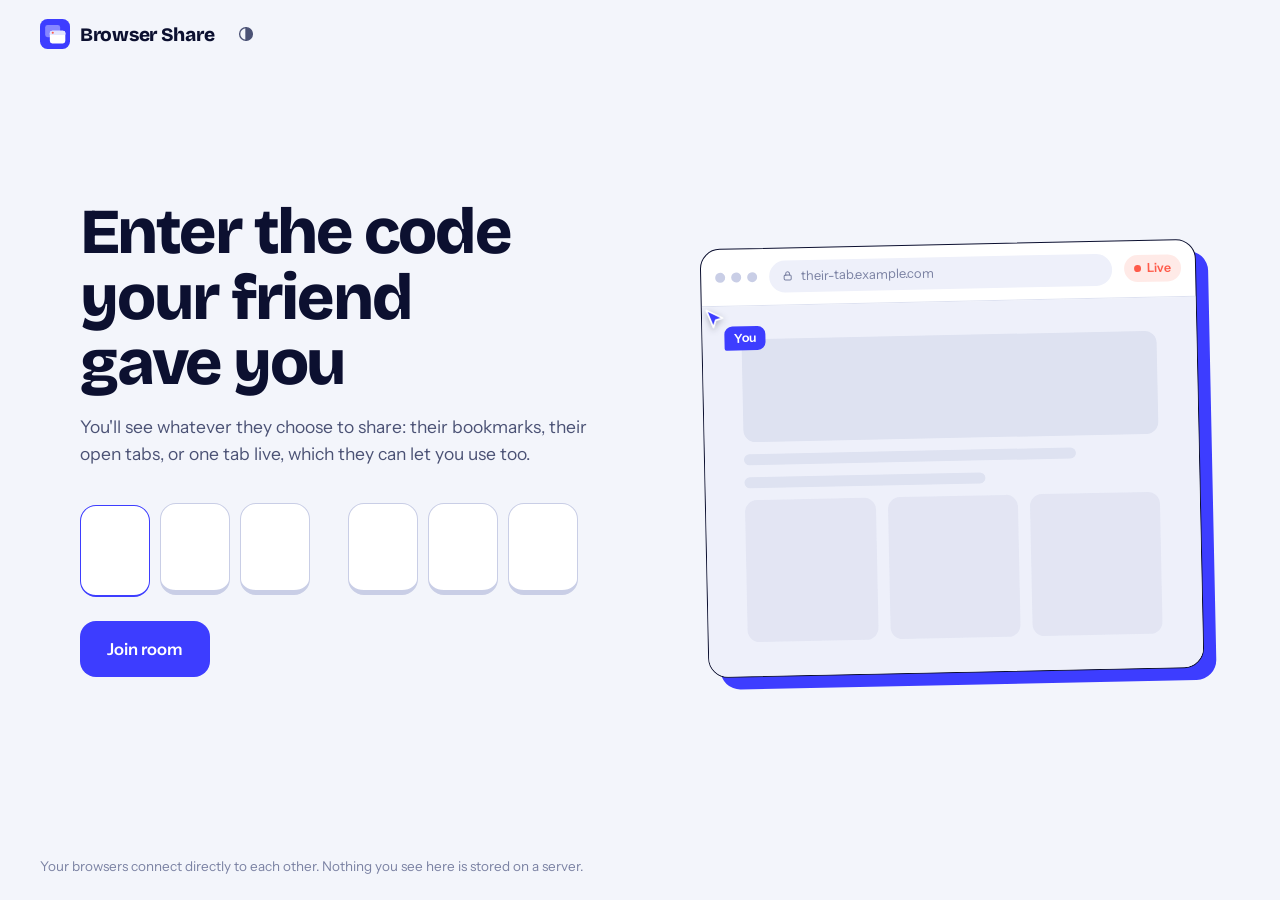
<file: browser-share-guest/index.html>
<!doctype html>
<html lang="en">
<head>
  <meta charset="utf-8">
  <meta name="viewport" content="width=device-width, initial-scale=1, viewport-fit=cover">
  <meta name="color-scheme" content="light dark">
  <title>Browser Share</title>
  <link rel="icon" href="data:image/svg+xml,%3Csvg xmlns='http://www.w3.org/2000/svg' viewBox='0 0 32 32'%3E%3Crect width='32' height='32' rx='8' fill='%233D3DFF'/%3E%3Crect x='5.5' y='6.5' width='16' height='13' rx='2.6' fill='%23fff' opacity='.4'/%3E%3Crect x='10.5' y='12.5' width='16.5' height='13.5' rx='2.6' fill='%23fff'/%3E%3C/svg%3E">
  <link rel="preload" href="fonts/bricolage-grotesque-latin-800-normal.woff2" as="font" type="font/woff2" crossorigin>
  <link rel="stylesheet" href="styles.css">
  <script>
    // set theme before first paint
    (function () {
      try {
        var t = localStorage.getItem('bshare-theme');
        if (!t) t = matchMedia('(prefers-color-scheme: dark)').matches ? 'dark' : 'light';
        document.documentElement.dataset.theme = t;
      } catch (e) { document.documentElement.dataset.theme = 'light'; }
    })();
  </script>
</head>
<body>

<!-- ============ JOIN ============ -->
<div id="viewJoin" class="screen">
  <header class="bar">
    <a class="brand" href="./" aria-label="Browser Share">
      <svg class="mark" viewBox="0 0 32 32" aria-hidden="true"><use href="#logo"/></svg>
      <span class="wordmark">Browser Share</span>
    </a>
    <button class="iconBtn themeBtn" type="button" aria-label="Switch colour theme"><svg class="ic" viewBox="0 0 24 24"><use href="#i-theme"/></svg></button>
  </header>

  <main class="joinMain">
    <section class="joinCopy">
      <h1>Enter the code your friend gave you</h1>
      <p class="sub">You'll see whatever they choose to share: their bookmarks, their open tabs, or one tab live, which they can let you use too.</p>

      <form id="joinForm" autocomplete="off" novalidate>
        <div class="keys" id="keys" role="group" aria-label="Room code, 6 characters">
          <input type="text" inputmode="text" maxlength="1" autocapitalize="characters" autocomplete="off" spellcheck="false" aria-label="Character 1">
          <input type="text" inputmode="text" maxlength="1" autocapitalize="characters" autocomplete="off" spellcheck="false" aria-label="Character 2">
          <input type="text" inputmode="text" maxlength="1" autocapitalize="characters" autocomplete="off" spellcheck="false" aria-label="Character 3">
          <span class="keyGap" aria-hidden="true"></span>
          <input type="text" inputmode="text" maxlength="1" autocapitalize="characters" autocomplete="off" spellcheck="false" aria-label="Character 4">
          <input type="text" inputmode="text" maxlength="1" autocapitalize="characters" autocomplete="off" spellcheck="false" aria-label="Character 5">
          <input type="text" inputmode="text" maxlength="1" autocapitalize="characters" autocomplete="off" spellcheck="false" aria-label="Character 6">
        </div>
        <button class="btn primary big" id="joinBtn" type="submit">Join room</button>
      </form>
      <p class="joinStatus" id="joinStatus" role="status" aria-live="polite"></p>
    </section>

    <aside class="joinArt" aria-hidden="true">
      <div class="mock">
        <div class="mockBar">
          <span class="mockBtns"><i></i><i></i><i></i></span>
          <span class="mockUrl"><svg class="ic" viewBox="0 0 24 24"><use href="#i-lock"/></svg>their-tab.example.com</span>
          <span class="mockLive"><i></i>Live</span>
        </div>
        <div class="mockStage">
          <div class="mockPage">
            <div class="mockHero"></div>
            <div class="mockLine w80"></div>
            <div class="mockLine w60"></div>
            <div class="mockRow"><div class="mockCard"></div><div class="mockCard"></div><div class="mockCard"></div></div>
          </div>
          <div class="mockCursor">
            <svg viewBox="0 0 24 24"><path d="M4 3l15 7.4-6.4 2-2.1 6.6z" fill="currentColor" stroke="#fff" stroke-width="1.6" stroke-linejoin="round"/></svg>
            <span>You</span>
          </div>
        </div>
      </div>
    </aside>
  </main>

  <footer class="foot">Your browsers connect directly to each other. Nothing you see here is stored on a server.</footer>
</div>

<!-- ============ SESSION ============ -->
<div id="viewSession" class="screen" hidden>
  <header class="bar sessionBar">
    <a class="brand" href="./" aria-label="Browser Share">
      <svg class="mark" viewBox="0 0 32 32" aria-hidden="true"><use href="#logo"/></svg>
      <span class="wordmark">Browser Share</span>
    </a>
    <div class="roomChip" title="Room code"><span class="roomLabel">Room</span><b id="roomCode">------</b></div>
    <div class="conn" id="conn" data-state="connecting"><i></i><span id="connText">Connecting</span></div>
    <span class="grow"></span>
    <button class="iconBtn themeBtn" type="button" aria-label="Switch colour theme"><svg class="ic" viewBox="0 0 24 24"><use href="#i-theme"/></svg></button>
    <button class="btn ghost" id="leaveBtn" type="button">Leave</button>
  </header>

  <nav class="paneNav" role="tablist" aria-label="Shared content">
    <button role="tab" id="tabLive" data-pane="live" aria-selected="true"><svg class="ic" viewBox="0 0 24 24"><use href="#i-video"/></svg>Live view</button>
    <button role="tab" id="tabTabs" data-pane="tabs" aria-selected="false"><svg class="ic" viewBox="0 0 24 24"><use href="#i-tabs"/></svg>Open tabs<span class="count" id="countTabs"></span></button>
    <button role="tab" id="tabBookmarks" data-pane="bookmarks" aria-selected="false"><svg class="ic" viewBox="0 0 24 24"><use href="#i-bookmark"/></svg>Bookmarks<span class="count" id="countBookmarks"></span></button>
  </nav>

  <main class="panes">
    <!-- LIVE -->
    <section id="paneLive" class="pane" role="tabpanel" aria-labelledby="tabLive">
      <div class="frame">
        <div class="frameBar">
          <div class="frameNav">
            <button class="iconBtn" id="navBack" type="button" aria-label="Back" title="Back" disabled><svg class="ic" viewBox="0 0 24 24"><use href="#i-back"/></svg></button>
            <button class="iconBtn" id="navForward" type="button" aria-label="Forward" title="Forward" disabled><svg class="ic" viewBox="0 0 24 24"><use href="#i-forward"/></svg></button>
            <button class="iconBtn" id="navReload" type="button" aria-label="Reload" title="Reload" disabled><svg class="ic" viewBox="0 0 24 24"><use href="#i-reload"/></svg></button>
          </div>
          <div class="address" id="address"><svg class="ic" viewBox="0 0 24 24"><use href="#i-globe"/></svg><span id="addressText">Nothing shared yet</span></div>
          <span class="liveChip" id="liveChip" hidden><i></i>Live</span>
          <button class="iconBtn" id="soundBtn" type="button" aria-label="Mute" title="Mute" hidden><svg class="ic" viewBox="0 0 24 24"><use id="soundUse" href="#i-sound"/></svg></button>
          <button class="iconBtn" id="fsBtn" type="button" aria-label="Full screen" title="Full screen"><svg class="ic" viewBox="0 0 24 24"><use href="#i-expand"/></svg></button>
          <button class="btn control" id="controlBtn" type="button" aria-pressed="false" disabled><svg class="ic" viewBox="0 0 24 24"><use href="#i-pointer"/></svg><span id="controlLabel">Take control</span></button>
        </div>
        <div class="stage" id="stage" tabindex="-1">
          <video id="video" autoplay playsinline></video>
          <div class="stageEmpty" id="stageEmpty">
            <svg class="ic big" viewBox="0 0 24 24"><use href="#i-video"/></svg>
            <h2 id="emptyTitle">Waiting for a live tab</h2>
            <p id="emptyText">When your friend shares a tab, it appears here.</p>
          </div>
          <div class="stageHint" id="stageHint" hidden>Click the video, then type or use your mouse. Your friend sees everything you do.</div>
          <div class="stageMeta" id="stageMeta" hidden></div>
        </div>
      </div>
    </section>

    <!-- TABS -->
    <section id="paneTabs" class="pane" role="tabpanel" aria-labelledby="tabTabs" hidden>
      <div class="toolbar">
        <label class="search"><svg class="ic" viewBox="0 0 24 24"><use href="#i-search"/></svg><input id="tabsSearch" type="search" placeholder="Search open tabs" autocomplete="off" spellcheck="false"></label>
      </div>
      <div class="list" id="tabsList"></div>
    </section>

    <!-- BOOKMARKS -->
    <section id="paneBookmarks" class="pane" role="tabpanel" aria-labelledby="tabBookmarks" hidden>
      <div class="toolbar">
        <label class="search"><svg class="ic" viewBox="0 0 24 24"><use href="#i-search"/></svg><input id="bmSearch" type="search" placeholder="Search bookmarks" autocomplete="off" spellcheck="false"></label>
        <div class="toolbarBtns" id="bmTools">
          <button class="btn ghost small" id="bmExpand" type="button">Expand all</button>
          <button class="btn ghost small" id="bmCollapse" type="button">Collapse all</button>
        </div>
      </div>
      <div class="list tree" id="bmList"></div>
    </section>
  </main>
</div>

<div class="toast" id="toast" role="status" aria-live="polite"></div>

<!-- sprite -->
<svg width="0" height="0" style="position:absolute" aria-hidden="true" focusable="false">
  <defs>
    <g id="logo">
      <rect width="32" height="32" rx="8" fill="#3D3DFF"/>
      <rect x="5.5" y="6.5" width="16" height="13" rx="2.6" fill="#fff" opacity=".38"/>
      <rect x="10.5" y="12.5" width="16.5" height="13.5" rx="2.6" fill="#fff"/>
      <rect x="10.5" y="12.5" width="16.5" height="4.4" rx="2.6" fill="#E2E5FF"/>
      <rect x="10.5" y="14.6" width="16.5" height="2.3" fill="#E2E5FF"/>
      <circle cx="13.6" cy="14.7" r="1.15" fill="#FF5B4A"/>
    </g>
    <g id="i-theme" fill="none" stroke="currentColor" stroke-width="1.8" stroke-linecap="round" stroke-linejoin="round"><circle cx="12" cy="12" r="8.5"/><path d="M12 3.5v17" /><path d="M12 3.5a8.5 8.5 0 0 1 0 17z" fill="currentColor" stroke="none"/></g>
    <g id="i-video" fill="none" stroke="currentColor" stroke-width="1.8" stroke-linecap="round" stroke-linejoin="round"><rect x="3" y="5" width="18" height="12" rx="2.5"/><path d="M8 21h8M12 17v4"/></g>
    <g id="i-tabs" fill="none" stroke="currentColor" stroke-width="1.8" stroke-linecap="round" stroke-linejoin="round"><rect x="3.5" y="6" width="17" height="13" rx="2.5"/><path d="M3.5 10h17M9 6v4"/></g>
    <g id="i-bookmark" fill="none" stroke="currentColor" stroke-width="1.8" stroke-linecap="round" stroke-linejoin="round"><path d="M6.5 4h11a1 1 0 0 1 1 1v15l-6.5-4.2L5.5 20V5a1 1 0 0 1 1-1z"/></g>
    <g id="i-back" fill="none" stroke="currentColor" stroke-width="2" stroke-linecap="round" stroke-linejoin="round"><path d="M14.5 6l-6 6 6 6"/></g>
    <g id="i-forward" fill="none" stroke="currentColor" stroke-width="2" stroke-linecap="round" stroke-linejoin="round"><path d="M9.5 6l6 6-6 6"/></g>
    <g id="i-reload" fill="none" stroke="currentColor" stroke-width="1.9" stroke-linecap="round" stroke-linejoin="round"><path d="M19 12a7 7 0 1 1-2.2-5.1"/><path d="M19 4.5v4h-4"/></g>
    <g id="i-globe" fill="none" stroke="currentColor" stroke-width="1.7" stroke-linecap="round" stroke-linejoin="round"><circle cx="12" cy="12" r="8.5"/><path d="M3.5 12h17M12 3.5c2.6 2.4 3.8 5.2 3.8 8.5s-1.2 6.1-3.8 8.5c-2.6-2.4-3.8-5.2-3.8-8.5S9.4 5.9 12 3.5z"/></g>
    <g id="i-lock" fill="none" stroke="currentColor" stroke-width="1.9" stroke-linecap="round" stroke-linejoin="round"><rect x="5.5" y="10.5" width="13" height="9" rx="2.2"/><path d="M8.5 10.5V8a3.5 3.5 0 0 1 7 0v2.5"/></g>
    <g id="i-expand" fill="none" stroke="currentColor" stroke-width="1.9" stroke-linecap="round" stroke-linejoin="round"><path d="M14 4h6v6M10 20H4v-6M20 4l-7 7M4 20l7-7"/></g>
    <g id="i-pointer" fill="none" stroke="currentColor" stroke-width="1.8" stroke-linecap="round" stroke-linejoin="round"><path d="M6 4l12.5 6.2-5.3 1.6-1.7 5.4z"/><path d="M13.5 13.5L18 18"/></g>
    <g id="i-search" fill="none" stroke="currentColor" stroke-width="1.9" stroke-linecap="round" stroke-linejoin="round"><circle cx="11" cy="11" r="6.5"/><path d="M20 20l-4.2-4.2"/></g>
    <g id="i-folder" fill="none" stroke="currentColor" stroke-width="1.7" stroke-linecap="round" stroke-linejoin="round"><path d="M3.5 7.5a2 2 0 0 1 2-2h4l2 2.2h7a2 2 0 0 1 2 2v7.8a2 2 0 0 1-2 2h-13a2 2 0 0 1-2-2z"/></g>
    <g id="i-chevron" fill="none" stroke="currentColor" stroke-width="2" stroke-linecap="round" stroke-linejoin="round"><path d="M9 6l6 6-6 6"/></g>
    <g id="i-pin" fill="none" stroke="currentColor" stroke-width="1.8" stroke-linecap="round" stroke-linejoin="round"><path d="M9 4h6l-1 5 3 3H7l3-3z"/><path d="M12 12v8"/></g>
    <g id="i-sound" fill="none" stroke="currentColor" stroke-width="1.8" stroke-linecap="round" stroke-linejoin="round"><path d="M5 10v4h3.5L13 18V6L8.5 10z"/><path d="M16 9.5a3.5 3.5 0 0 1 0 5M18.5 7a7 7 0 0 1 0 10"/></g>
    <g id="i-mute" fill="none" stroke="currentColor" stroke-width="1.8" stroke-linecap="round" stroke-linejoin="round"><path d="M5 10v4h3.5L13 18V6L8.5 10z"/><path d="M16.5 9.5l5 5M21.5 9.5l-5 5"/></g>
    <g id="i-open" fill="none" stroke="currentColor" stroke-width="1.8" stroke-linecap="round" stroke-linejoin="round"><path d="M13 5h6v6M19 5l-8 8"/><path d="M17 14v3.5a1.5 1.5 0 0 1-1.5 1.5h-9A1.5 1.5 0 0 1 5 17.5v-9A1.5 1.5 0 0 1 6.5 7H10"/></g>
    <g id="i-send" fill="none" stroke="currentColor" stroke-width="1.8" stroke-linecap="round" stroke-linejoin="round"><path d="M6 4l12.5 6.2-5.3 1.6-1.7 5.4z"/></g>
  </defs>
</svg>

<script src="lib/peerjs.min.js"></script>
<script src="join.js"></script>
</body>
</html>
</file>
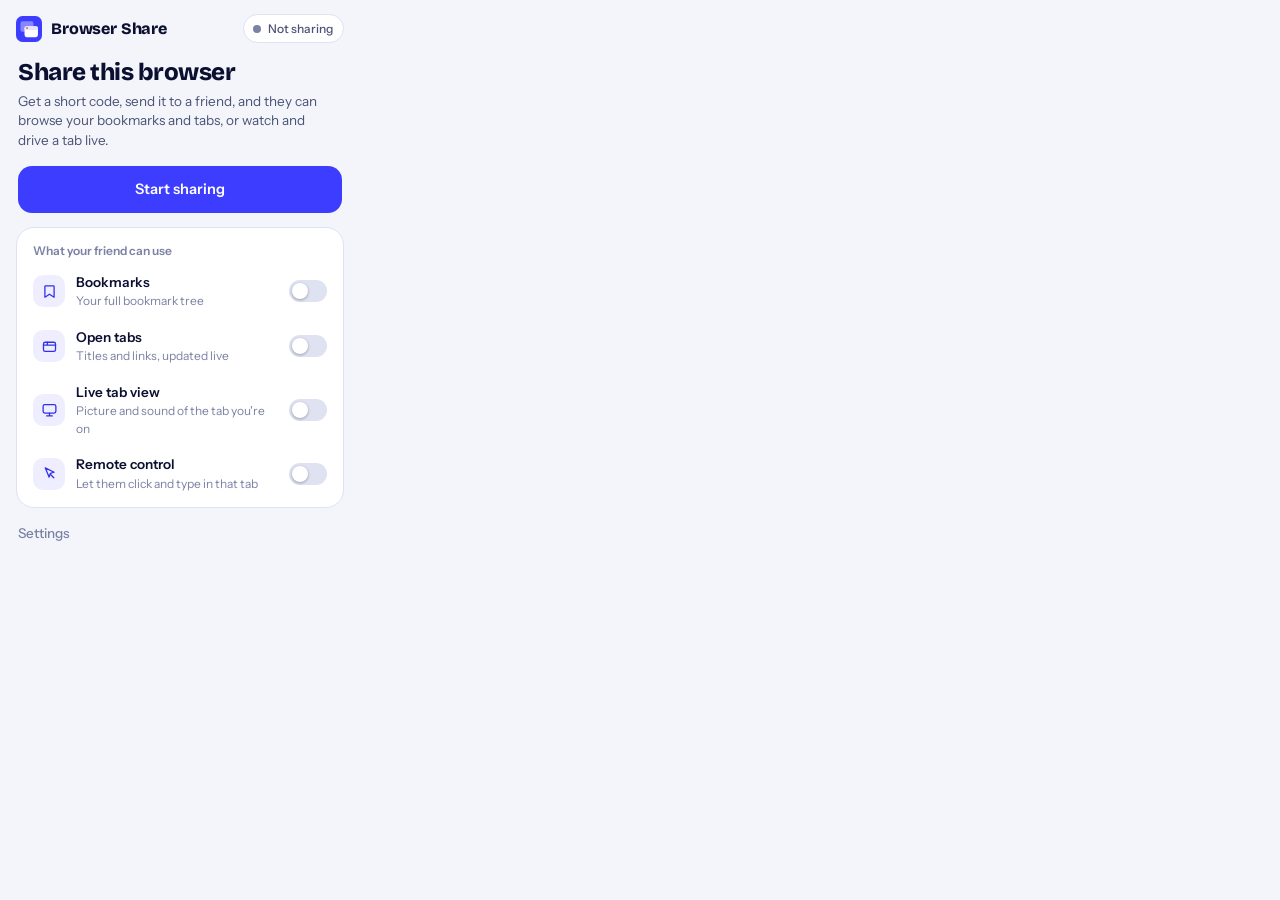
<file: browser-share-extension/popup.html>
<!doctype html>
<html lang="en">
<head>
  <meta charset="utf-8">
  <meta name="viewport" content="width=device-width, initial-scale=1">
  <title>Browser Share</title>
  <link rel="stylesheet" href="popup.css">
</head>
<body>
  <header class="top">
    <div class="brand">
      <svg class="mark" viewBox="0 0 32 32" aria-hidden="true">
        <rect width="32" height="32" rx="8" fill="var(--accent-solid)"/>
        <rect x="5.5" y="6.5" width="16" height="13" rx="2.6" fill="#fff" opacity=".38"/>
        <rect x="10.5" y="12.5" width="16.5" height="13.5" rx="2.6" fill="#fff"/>
        <rect x="10.5" y="12.5" width="16.5" height="4.4" rx="2.6" fill="#E2E5FF"/>
        <rect x="10.5" y="14.6" width="16.5" height="2.3" fill="#E2E5FF"/>
        <circle cx="13.6" cy="14.7" r="1.15" fill="#FF5B4A"/>
      </svg>
      <span class="wordmark">Browser Share</span>
    </div>
    <div class="pill" id="pill" data-state="idle"><i></i><span id="pillText">Not sharing</span></div>
  </header>

  <main>
    <!-- IDLE -->
    <section id="viewIdle" class="view">
      <h1>Share this browser</h1>
      <p class="lede">Get a short code, send it to a friend, and they can browse your bookmarks and tabs, or watch and drive a tab live.</p>
      <button class="btn primary big" id="btnStart">Start sharing</button>
    </section>

    <!-- STARTING / ERROR -->
    <section id="viewStarting" class="view" hidden>
      <div class="spinner" aria-hidden="true"></div>
      <p class="lede center">Opening your room…</p>
    </section>

    <section id="viewError" class="view" hidden>
      <h1>Couldn't open a room</h1>
      <p class="lede" id="errorText"></p>
      <button class="btn primary big" id="btnRetry">Try again</button>
    </section>

    <!-- SHARING -->
    <section id="viewSharing" class="view" hidden>
      <div class="codeCard">
        <div class="codeLabel">Room code</div>
        <div class="tiles" id="tiles" aria-label="Room code"></div>
        <div class="codeActions">
          <button class="btn soft" id="btnCopyCode"><svg viewBox="0 0 24 24"><use href="#i-copy"/></svg><span>Copy code</span></button>
          <button class="btn soft" id="btnCopyLink"><svg viewBox="0 0 24 24"><use href="#i-link"/></svg><span>Copy invite link</span></button>
        </div>
        <p class="hint" id="linkHint" hidden>Add your Guest page address under Settings to copy a one-click invite link.</p>
      </div>

      <div class="viewers" id="viewers">
        <div class="avatars" id="avatars"></div>
        <div class="viewersText" id="viewersText">Waiting for your friend to join</div>
      </div>

      <div class="liveCard" id="liveCard" hidden>
        <div class="liveHead">
          <span class="liveDot"></span>
          <div class="liveMeta">
            <div class="liveTitle" id="liveTitle">Sharing a tab</div>
            <div class="liveUrl" id="liveUrl"></div>
          </div>
        </div>
        <button class="btn ghost small" id="btnRetarget">Share this tab instead</button>
      </div>
    </section>

    <!-- TOGGLES (always visible) -->
    <section class="group">
      <div class="groupTitle">What your friend can use</div>
      <label class="row">
        <span class="ico"><svg viewBox="0 0 24 24"><use href="#i-bookmark"/></svg></span>
        <span class="rowText"><b>Bookmarks</b><small>Your full bookmark tree</small></span>
        <span class="switch"><input type="checkbox" id="tgBookmarks"><span></span></span>
      </label>
      <label class="row">
        <span class="ico"><svg viewBox="0 0 24 24"><use href="#i-tabs"/></svg></span>
        <span class="rowText"><b>Open tabs</b><small>Titles and links, updated live</small></span>
        <span class="switch"><input type="checkbox" id="tgTabs"><span></span></span>
      </label>
      <label class="row">
        <span class="ico"><svg viewBox="0 0 24 24"><use href="#i-video"/></svg></span>
        <span class="rowText"><b>Live tab view</b><small>Picture and sound of the tab you're on</small></span>
        <span class="switch"><input type="checkbox" id="tgLive"><span></span></span>
      </label>
      <label class="row" id="rowControl">
        <span class="ico"><svg viewBox="0 0 24 24"><use href="#i-pointer"/></svg></span>
        <span class="rowText"><b>Remote control</b><small>Let them click and type in that tab</small></span>
        <span class="switch"><input type="checkbox" id="tgControl"><span></span></span>
      </label>
      <p class="note" id="controlNote" hidden>While someone is in control, Chrome shows a “started debugging this browser” bar. That's normal.</p>
    </section>

    <div class="actions" id="stopWrap" hidden>
      <button class="btn danger big" id="btnStop">Stop sharing</button>
    </div>
  </main>

  <footer>
    <button class="linkbtn" id="btnSettings" aria-expanded="false">Settings</button>
    <div class="settings" id="settings" hidden>
      <label for="guestUrl">Guest page address</label>
      <input id="guestUrl" type="url" spellcheck="false" placeholder="https://yoursite.com/share/">
      <small>Used to build the invite link (<code>?room=CODE</code>).</small>
    </div>
  </footer>

  <div class="toast" id="toast" role="status" aria-live="polite"></div>

  <!-- icon sprite -->
  <svg width="0" height="0" style="position:absolute" aria-hidden="true">
    <defs>
      <g id="i-copy" fill="none" stroke="currentColor" stroke-width="1.8" stroke-linecap="round" stroke-linejoin="round"><rect x="9" y="9" width="11" height="11" rx="2.5"/><path d="M5 15V6.5A2.5 2.5 0 0 1 7.5 4H15"/></g>
      <g id="i-link" fill="none" stroke="currentColor" stroke-width="1.8" stroke-linecap="round" stroke-linejoin="round"><path d="M10 14a4 4 0 0 0 5.7 0l3-3a4 4 0 0 0-5.7-5.7l-1 1"/><path d="M14 10a4 4 0 0 0-5.7 0l-3 3a4 4 0 0 0 5.7 5.7l1-1"/></g>
      <g id="i-bookmark" fill="none" stroke="currentColor" stroke-width="1.8" stroke-linecap="round" stroke-linejoin="round"><path d="M6.5 4h11a1 1 0 0 1 1 1v15l-6.5-4.2L5.5 20V5a1 1 0 0 1 1-1z"/></g>
      <g id="i-tabs" fill="none" stroke="currentColor" stroke-width="1.8" stroke-linecap="round" stroke-linejoin="round"><rect x="3.5" y="6" width="17" height="13" rx="2.5"/><path d="M3.5 10h17M9 6v4"/></g>
      <g id="i-video" fill="none" stroke="currentColor" stroke-width="1.8" stroke-linecap="round" stroke-linejoin="round"><rect x="3" y="5" width="18" height="12" rx="2.5"/><path d="M8 21h8M12 17v4"/></g>
      <g id="i-pointer" fill="none" stroke="currentColor" stroke-width="1.8" stroke-linecap="round" stroke-linejoin="round"><path d="M6 4l12.5 6.2-5.3 1.6-1.7 5.4z"/><path d="M13.5 13.5L18 18"/></g>
      <g id="i-check" fill="none" stroke="currentColor" stroke-width="2.2" stroke-linecap="round" stroke-linejoin="round"><path d="M5 12.5l4.5 4.5L19 7.5"/></g>
    </defs>
  </svg>

  <script src="popup.js"></script>
</body>
</html>
</file>
<file: browser-share-guest/styles.css>
@font-face { font-family: "Bricolage"; font-weight: 700; font-display: swap; src: url("fonts/bricolage-grotesque-latin-700-normal.woff2") format("woff2"); }
@font-face { font-family: "Bricolage"; font-weight: 800; font-display: swap; src: url("fonts/bricolage-grotesque-latin-800-normal.woff2") format("woff2"); }
@font-face { font-family: "Instrument"; font-weight: 400; font-display: swap; src: url("fonts/instrument-sans-latin-400-normal.woff2") format("woff2"); }
@font-face { font-family: "Instrument"; font-weight: 500; font-display: swap; src: url("fonts/instrument-sans-latin-500-normal.woff2") format("woff2"); }
@font-face { font-family: "Instrument"; font-weight: 600; font-display: swap; src: url("fonts/instrument-sans-latin-600-normal.woff2") format("woff2"); }

/* ---------- tokens ---------- */
:root {
  --display: "Bricolage", "Segoe UI Variable Display", "Segoe UI", system-ui, sans-serif;
  --body: "Instrument", "Segoe UI Variable Text", "Segoe UI", system-ui, -apple-system, "Noto Sans Hebrew", sans-serif;

  --accent-solid: #3D3DFF;
  --live: #FF5B4A;

  --bg: #F3F5FB;
  --panel: #FFFFFF;
  --panel-2: #EEF0FA;
  --line: #DEE2F1;
  --line-strong: #C9CEE6;
  --text: #0C1030;
  --text-2: #4B5275;
  --text-3: #7B82A3;
  --accent: #3030E8;
  --accent-soft: rgba(61, 61, 255, .09);
  --live-soft: rgba(255, 91, 74, .13);
  --ok: #12A46B;
  --warn: #E8920C;
  --stage: #070A20;
  --shadow: 0 1px 2px rgba(12, 16, 48, .06), 0 14px 32px -18px rgba(12, 16, 48, .28);
  --hard: #3D3DFF;
  color-scheme: light;
}
:root[data-theme="dark"] {
  --bg: #090D22;
  --panel: #111636;
  --panel-2: #181E47;
  --line: #252C5C;
  --line-strong: #353E7A;
  --text: #ECEEFC;
  --text-2: #A5ACD3;
  --text-3: #7079A8;
  --accent: #949BFF;
  --accent-soft: rgba(120, 128, 255, .16);
  --live-soft: rgba(255, 91, 74, .17);
  --ok: #3DD69B;
  --warn: #FFB347;
  --stage: #04061A;
  --shadow: 0 1px 2px rgba(0, 0, 0, .3), 0 18px 40px -18px rgba(0, 0, 0, .7);
  --hard: #4747FF;
  color-scheme: dark;
}

/* ---------- base ---------- */
* { box-sizing: border-box; }
[hidden] { display: none !important; }
html { -webkit-text-size-adjust: 100%; }
body {
  margin: 0; min-height: 100vh; min-height: 100dvh;
  background: var(--bg); color: var(--text);
  font: 400 15px/1.5 var(--body);
  -webkit-font-smoothing: antialiased;
}
button, input { font: inherit; color: inherit; }
a { color: inherit; text-decoration: none; }
svg { display: block; }
.ic { width: 18px; height: 18px; flex: none; }
.ic.big { width: 34px; height: 34px; }
:focus-visible { outline: 2px solid var(--accent); outline-offset: 2px; }
.grow { flex: 1; }

.screen { min-height: 100vh; min-height: 100dvh; display: flex; flex-direction: column; }

/* ---------- top bar ---------- */
.bar {
  display: flex; align-items: center; gap: 14px;
  padding: 16px clamp(16px, 4vw, 40px);
  padding-top: calc(16px + env(safe-area-inset-top, 0px));
}
.brand { display: inline-flex; align-items: center; gap: 10px; border-radius: 10px; }
.mark { width: 30px; height: 30px; }
.wordmark { font: 800 19px/1 var(--display); letter-spacing: -.015em; }

.sessionBar {
  position: sticky; top: 0; z-index: 20;
  background: color-mix(in srgb, var(--bg) 88%, transparent);
  backdrop-filter: blur(12px);
  border-bottom: 1px solid var(--line);
  padding-top: calc(12px + env(safe-area-inset-top, 0px)); padding-bottom: 12px;
}
.roomChip {
  display: inline-flex; align-items: baseline; gap: 8px;
  padding: 6px 12px; border-radius: 10px;
  background: var(--panel); border: 1px solid var(--line);
}
.roomLabel { color: var(--text-3); font-size: 13px; font-weight: 500; }
.roomChip b { font: 800 16px/1 var(--display); letter-spacing: .06em; }

.conn {
  display: inline-flex; align-items: center; gap: 8px;
  color: var(--text-2); font-size: 13.5px; font-weight: 500; font-variant-numeric: tabular-nums;
}
.conn i { width: 9px; height: 9px; border-radius: 50%; background: var(--warn); }
.conn[data-state="connecting"] i, .conn[data-state="reconnecting"] i { animation: blink 1.1s ease-in-out infinite; }
.conn[data-state="connected"] i { background: var(--ok); }
.conn[data-state="slow"] i { background: var(--warn); }
@keyframes blink { 50% { opacity: .25; } }

.iconBtn {
  display: inline-grid; place-items: center; width: 36px; height: 36px; padding: 0;
  border-radius: 10px; border: 1px solid transparent; background: transparent;
  color: var(--text-2); cursor: pointer; transition: background .15s, color .15s;
}
.iconBtn:hover:not(:disabled) { background: var(--panel-2); color: var(--text); }
.iconBtn:disabled { opacity: .35; cursor: default; }

/* ---------- buttons ---------- */
.btn {
  display: inline-flex; align-items: center; justify-content: center; gap: 8px;
  border: 1px solid transparent; border-radius: 12px; padding: 9px 16px;
  font-weight: 600; cursor: pointer; white-space: nowrap;
  transition: background .15s, border-color .15s, color .15s, transform .08s;
}
.btn:active:not(:disabled) { transform: translateY(1px); }
.btn:disabled { opacity: .5; cursor: default; }
.btn.primary { background: var(--accent-solid); color: #fff; }
.btn.primary:hover:not(:disabled) { background: #5555FF; }
.btn.ghost { background: transparent; border-color: var(--line-strong); color: var(--text-2); }
.btn.ghost:hover:not(:disabled) { color: var(--text); border-color: var(--text-3); }
.btn.big { padding: 15px 26px; font-size: 16.5px; border-radius: 16px; }
.btn.small { padding: 6px 12px; font-size: 13px; border-radius: 9px; }
.btn.control { background: var(--accent-solid); color: #fff; padding: 8px 14px; border-radius: 10px; }
.btn.control:hover:not(:disabled) { background: #5555FF; }
.btn.control[aria-pressed="true"] { background: var(--live); }
.btn.control[aria-pressed="true"]:hover { background: #FF7264; }
.btn.control:disabled { background: var(--panel-2); color: var(--text-3); opacity: 1; }

/* ---------- JOIN ---------- */
.joinMain {
  flex: 1; width: 100%; max-width: 1200px; margin: 0 auto;
  padding: clamp(12px, 5vh, 56px) clamp(16px, 4vw, 40px) 32px;
  display: grid; grid-template-columns: minmax(0, 1.05fr) minmax(0, .95fr);
  gap: clamp(32px, 6vw, 88px); align-items: center;
}
h1 {
  margin: 0 0 18px;
  font: 800 clamp(38px, 5.6vw, 64px)/1.02 var(--display);
  letter-spacing: -.035em; text-wrap: balance;
}
.sub { margin: 0 0 34px; max-width: 46ch; font-size: 17.5px; line-height: 1.55; color: var(--text-2); }

.keys { display: flex; align-items: center; gap: clamp(6px, 1.2vw, 10px); margin-bottom: 24px; }
.keyGap { width: clamp(8px, 1.6vw, 18px); }
.keys input {
  width: clamp(44px, 8vw, 70px); height: clamp(60px, 11vw, 92px);
  padding: 0; text-align: center; text-transform: uppercase; caret-color: transparent;
  font: 800 clamp(28px, 5vw, 44px)/1 var(--display);
  background: var(--panel); color: var(--text);
  border: 1.5px solid var(--line-strong); border-bottom-width: 5px; border-radius: 16px;
  outline: none; transition: transform .07s, border-color .15s, background .15s, border-bottom-width .07s, margin .07s;
}
.keys input:hover { border-color: var(--text-3); }
.keys input:focus { border-color: var(--accent-solid); border-bottom-width: 2px; transform: translateY(3px); margin-bottom: 3px; }
.keys input.filled { background: var(--accent-soft); color: var(--accent); border-color: var(--accent-solid); }
.keys.invalid input { border-color: var(--live); animation: shake .32s; }
@keyframes shake { 20% { transform: translateX(-6px); } 45% { transform: translateX(5px); } 70% { transform: translateX(-3px); } }

.joinStatus { min-height: 24px; margin: 16px 0 0; font-weight: 500; color: var(--text-2); }
.joinStatus[data-kind="error"] { color: var(--live); }
:root[data-theme="light"] .joinStatus[data-kind="error"] { color: #D93A29; }
.joinStatus[data-kind="busy"]::before {
  content: ""; display: inline-block; width: 13px; height: 13px; margin: 0 9px -2px 0; border-radius: 50%;
  border: 2px solid var(--line-strong); border-top-color: var(--accent-solid); animation: spin .8s linear infinite;
}
@keyframes spin { to { transform: rotate(360deg); } }

.foot { padding: 20px clamp(16px, 4vw, 40px) calc(24px + env(safe-area-inset-bottom, 0px)); color: var(--text-3); font-size: 13.5px; }

/* mock window (join art) */
.joinArt { min-width: 0; }
.mock {
  background: var(--panel); border: 1.5px solid var(--text); border-radius: 20px; overflow: hidden;
  box-shadow: 12px 12px 0 var(--hard);
  transform: rotate(-1.2deg);
}
:root[data-theme="dark"] .mock { border-color: var(--line-strong); }
.mockBar { display: flex; align-items: center; gap: 12px; padding: 12px 14px; border-bottom: 1.5px solid var(--line); }
.mockBtns { display: flex; gap: 6px; }
.mockBtns i { width: 10px; height: 10px; border-radius: 50%; background: var(--line-strong); }
.mockUrl {
  flex: 1; min-width: 0; display: flex; align-items: center; gap: 7px; padding: 6px 12px; border-radius: 999px;
  background: var(--panel-2); color: var(--text-3); font-size: 13px; white-space: nowrap; overflow: hidden;
}
.mockUrl .ic { width: 13px; height: 13px; }
.mockLive { display: inline-flex; align-items: center; gap: 6px; padding: 4px 10px; border-radius: 999px; background: var(--live-soft); color: var(--live); font-weight: 600; font-size: 12.5px; }
.mockLive i { width: 7px; height: 7px; border-radius: 50%; background: var(--live); animation: blink 1.4s ease-in-out infinite; }
.mockStage { position: relative; aspect-ratio: 4 / 3; background: var(--panel-2); }
.mockPage { position: absolute; inset: 9% 8%; display: flex; flex-direction: column; gap: 12px; }
.mockHero { height: 34%; border-radius: 12px; background: var(--line); }
.mockLine { height: 11px; border-radius: 6px; background: var(--line); }
.mockLine.w80 { width: 80%; }
.mockLine.w60 { width: 58%; }
.mockRow { display: flex; gap: 12px; flex: 1; }
.mockCard { flex: 1; border-radius: 12px; background: var(--line); opacity: .7; }
.mockCursor {
  position: absolute; left: 0; top: 0; color: var(--accent-solid); display: flex; align-items: flex-start;
  animation: roam 11s cubic-bezier(.6, .05, .3, 1) infinite;
}
.mockCursor svg { width: 26px; height: 26px; filter: drop-shadow(0 2px 3px rgba(12, 16, 48, .3)); }
.mockCursor span {
  margin: 20px 0 0 -4px; padding: 3px 9px; border-radius: 8px 8px 8px 2px;
  background: var(--accent-solid); color: #fff; font-weight: 600; font-size: 12.5px;
}
@keyframes roam {
  0%   { transform: translate(62%, 30%); }
  30%  { transform: translate(24%, 58%); }
  55%  { transform: translate(52%, 76%); }
  80%  { transform: translate(78%, 52%); }
  100% { transform: translate(62%, 30%); }
}

/* ---------- SESSION ---------- */
.paneNav {
  display: flex; gap: 4px; width: 100%; max-width: 1280px; margin: 0 auto;
  padding: 10px clamp(16px, 4vw, 40px) 0; overflow-x: auto; scrollbar-width: none;
}
.paneNav::-webkit-scrollbar { display: none; }
.paneNav button {
  position: relative; display: inline-flex; align-items: center; gap: 8px; flex: none;
  padding: 10px 14px 12px; border: 0; background: none; border-radius: 10px 10px 0 0;
  color: var(--text-3); font-weight: 600; cursor: pointer; transition: color .15s;
}
.paneNav button:hover { color: var(--text); }
.paneNav button[aria-selected="true"] { color: var(--text); }
.paneNav button[aria-selected="true"]::after {
  content: ""; position: absolute; left: 10px; right: 10px; bottom: 0; height: 3px; border-radius: 3px 3px 0 0; background: var(--accent-solid);
}
.paneNav button[data-off="true"] { opacity: .55; }
.count {
  min-width: 22px; padding: 1px 7px; border-radius: 999px; background: var(--panel-2);
  color: var(--text-2); font-size: 12px; font-weight: 600; text-align: center; font-variant-numeric: tabular-nums;
}
.count:empty { display: none; }

.panes { flex: 1; width: 100%; max-width: 1280px; margin: 0 auto; padding: 18px clamp(16px, 4vw, 40px) calc(32px + env(safe-area-inset-bottom, 0px)); }

/* live frame */
.frame { background: var(--panel); border: 1px solid var(--line); border-radius: 20px; overflow: hidden; box-shadow: var(--shadow); }
.frameBar { display: flex; align-items: center; gap: 8px; padding: 10px 12px; border-bottom: 1px solid var(--line); flex-wrap: wrap; }
.frameNav { display: flex; gap: 2px; }
.address {
  flex: 1 1 200px; min-width: 0; display: flex; align-items: center; gap: 9px; height: 36px; padding: 0 14px;
  border-radius: 999px; background: var(--panel-2); color: var(--text-2); font-size: 14px;
}
.address .ic { width: 15px; height: 15px; color: var(--text-3); }
.address span { white-space: nowrap; overflow: hidden; text-overflow: ellipsis; }
.liveChip { display: inline-flex; align-items: center; gap: 7px; padding: 5px 11px; border-radius: 999px; background: var(--live-soft); color: var(--live); font-weight: 600; font-size: 13px; }
.liveChip i { width: 8px; height: 8px; border-radius: 50%; background: var(--live); animation: blink 1.4s ease-in-out infinite; }
:root[data-theme="light"] .liveChip { color: #D93A29; }

.stage {
  position: relative; background: var(--stage); outline: none;
  aspect-ratio: 16 / 9; min-height: 240px; max-height: calc(100vh - 250px); max-height: calc(100dvh - 250px);
  width: 100%; display: grid; place-items: center; overflow: hidden;
}
.stage video { width: 100%; height: 100%; object-fit: contain; background: var(--stage); display: block; }
.stage video:not([data-live="true"]) { visibility: hidden; }
.stage.controlling { cursor: crosshair; outline: 3px solid var(--accent-solid); outline-offset: -3px; }
.stage.controlling:focus { outline-color: var(--live); }
.stage:fullscreen { max-height: none; aspect-ratio: auto; height: 100vh; }
.stageEmpty {
  position: absolute; inset: 0; display: flex; flex-direction: column; align-items: center; justify-content: center;
  gap: 6px; padding: 24px; text-align: center; color: #A8AFD6;
}
.stageEmpty h2 { margin: 8px 0 0; font: 700 21px/1.2 var(--display); color: #EEF0FF; letter-spacing: -.01em; }
.stageEmpty p { margin: 0; max-width: 40ch; }
.stageHint, .stageMeta {
  position: absolute; padding: 7px 14px; border-radius: 999px; font-size: 13px; font-weight: 500;
  background: rgba(7, 10, 32, .78); color: #EEF0FF; backdrop-filter: blur(8px); pointer-events: none;
}
.stageHint { left: 50%; bottom: 16px; transform: translateX(-50%); max-width: calc(100% - 32px); text-align: center; }
.stageMeta { right: 12px; top: 12px; padding: 4px 10px; font-size: 12px; font-variant-numeric: tabular-nums; }

/* toolbars, lists */
.toolbar { display: flex; align-items: center; gap: 10px; margin-bottom: 14px; flex-wrap: wrap; }
.search {
  flex: 1 1 260px; max-width: 460px; display: flex; align-items: center; gap: 10px; height: 44px; padding: 0 14px;
  background: var(--panel); border: 1px solid var(--line); border-radius: 14px; color: var(--text-3);
  transition: border-color .15s;
}
.search:focus-within { border-color: var(--accent-solid); }
.search input { flex: 1; min-width: 0; border: 0; outline: none; background: none; }
.search input::placeholder { color: var(--text-3); }
.toolbarBtns { display: flex; gap: 8px; }

.list { background: var(--panel); border: 1px solid var(--line); border-radius: 20px; overflow: hidden; box-shadow: var(--shadow); }
.groupHead { padding: 12px 18px 6px; color: var(--text-3); font-size: 13px; font-weight: 600; background: var(--panel-2); border-top: 1px solid var(--line); }
.groupHead:first-child { border-top: 0; }

.item { display: flex; align-items: center; gap: 8px; padding: 4px 8px 4px 6px; border-top: 1px solid var(--line); }
.item:first-child, .groupHead + .item { border-top: 0; }
.itemMain { flex: 1; min-width: 0; display: flex; align-items: center; gap: 12px; padding: 8px 10px; border-radius: 12px; }
a.itemMain:hover { background: var(--panel-2); }
.itemMain.plain { cursor: default; }
.fav {
  width: 30px; height: 30px; flex: none; border-radius: 9px; overflow: hidden; display: grid; place-items: center;
  background: hsl(var(--h, 230) 70% 92%); color: hsl(var(--h, 230) 55% 32%);
  font: 700 14px/1 var(--display); text-transform: uppercase;
}
:root[data-theme="dark"] .fav { background: hsl(var(--h, 230) 40% 24%); color: hsl(var(--h, 230) 80% 82%); }
.fav img { width: 100%; height: 100%; object-fit: cover; background: #fff; }
.itemText { min-width: 0; display: flex; flex-direction: column; }
.itemTitle { font-weight: 600; white-space: nowrap; overflow: hidden; text-overflow: ellipsis; }
.itemSub { color: var(--text-3); font-size: 13px; white-space: nowrap; overflow: hidden; text-overflow: ellipsis; }
.badges { display: flex; align-items: center; gap: 6px; flex: none; }
.badge { display: inline-flex; align-items: center; gap: 5px; padding: 2px 9px; border-radius: 999px; font-size: 12px; font-weight: 600; background: var(--accent-soft); color: var(--accent); }
.badge.live { background: var(--live-soft); color: var(--live); }
:root[data-theme="light"] .badge.live { color: #D93A29; }
.badge .ic { width: 13px; height: 13px; }
.mini { color: var(--text-3); display: inline-grid; }
.mini .ic { width: 15px; height: 15px; }
.onHost { opacity: .0; }
.item:hover .onHost, .item:focus-within .onHost, .onHost:focus-visible { opacity: 1; }
@media (hover: none) { .onHost { opacity: 1; } }

/* bookmark tree */
.tree details { border-top: 1px solid var(--line); }
.tree > details:first-child { border-top: 0; }
.tree summary {
  list-style: none; display: flex; align-items: center; gap: 10px; padding: 12px 18px; cursor: pointer; font-weight: 600; user-select: none;
}
.tree summary::-webkit-details-marker { display: none; }
.tree summary:hover { background: var(--panel-2); }
.tree summary .chev { width: 16px; height: 16px; color: var(--text-3); transition: transform .15s ease; }
.tree details[open] > summary .chev { transform: rotate(90deg); }
.tree summary .folder { color: var(--accent); }
.tree summary .fname { flex: 1; min-width: 0; white-space: nowrap; overflow: hidden; text-overflow: ellipsis; }
.tree summary .fcount { color: var(--text-3); font-weight: 500; font-size: 13px; font-variant-numeric: tabular-nums; }
.tree .kids { margin: 0 0 6px 27px; padding-left: 8px; border-left: 2px solid var(--line); }
.tree .kids .item { border-top: 0; }
.tree .kids details { border-top: 0; }
.tree .kids summary { padding: 8px 12px; border-radius: 10px; font-weight: 500; }
.tree .empty-folder { padding: 8px 14px 10px; color: var(--text-3); font-size: 13.5px; }
.crumb { color: var(--text-3); font-size: 12.5px; }

.empty { display: flex; flex-direction: column; align-items: center; text-align: center; padding: 64px 24px; color: var(--text-3); }
.empty .ic { width: 30px; height: 30px; color: var(--text-3); margin-bottom: 10px; }
.empty h3 { margin: 0 0 4px; font: 700 19px/1.25 var(--display); color: var(--text); letter-spacing: -.01em; }
.empty p { margin: 0; max-width: 42ch; }
.more { padding: 12px 18px; color: var(--text-3); font-size: 13.5px; border-top: 1px solid var(--line); }

/* toast */
.toast {
  position: fixed; left: 50%; bottom: calc(22px + env(safe-area-inset-bottom, 0px)); transform: translate(-50%, 18px);
  z-index: 50; max-width: min(92vw, 460px); padding: 11px 18px; border-radius: 14px; text-align: center;
  background: var(--text); color: var(--bg); font-weight: 500; box-shadow: 0 12px 30px -10px rgba(0, 0, 0, .5);
  opacity: 0; pointer-events: none; transition: opacity .2s, transform .2s;
}
.toast.show { opacity: 1; transform: translate(-50%, 0); }

/* ---------- responsive ---------- */
@media (max-width: 900px) {
  .joinMain { grid-template-columns: 1fr; gap: 44px; align-items: start; }
  .joinArt { order: 2; max-width: 520px; }
}
@media (max-width: 640px) {
  .sessionBar { gap: 8px; flex-wrap: nowrap; padding-left: 14px; padding-right: 14px; }
  .sessionBar .wordmark { display: none; }
  .roomLabel { display: none; }
  .roomChip { padding: 6px 10px; }
  .conn { min-width: 0; }
  .conn i { flex: none; }
  .conn span { min-width: 0; white-space: nowrap; overflow: hidden; text-overflow: ellipsis; }
  .sessionBar .btn { padding: 7px 12px; }
  .stage { max-height: none; min-height: 200px; }
  .mock { box-shadow: 8px 8px 0 var(--hard); }
  .badges .badge { display: none; }
  .badges .mini { display: none; }
}
@media (prefers-reduced-motion: reduce) {
  *, *::before, *::after { animation: none !important; transition: none !important; }
}
</file>
<file: browser-share-extension/popup.css>
@font-face { font-family: "Bricolage"; font-weight: 700; font-display: swap; src: url("fonts/bricolage-grotesque-latin-700-normal.woff2") format("woff2"); }
@font-face { font-family: "Bricolage"; font-weight: 800; font-display: swap; src: url("fonts/bricolage-grotesque-latin-800-normal.woff2") format("woff2"); }
@font-face { font-family: "Instrument"; font-weight: 400; font-display: swap; src: url("fonts/instrument-sans-latin-400-normal.woff2") format("woff2"); }
@font-face { font-family: "Instrument"; font-weight: 500; font-display: swap; src: url("fonts/instrument-sans-latin-500-normal.woff2") format("woff2"); }
@font-face { font-family: "Instrument"; font-weight: 600; font-display: swap; src: url("fonts/instrument-sans-latin-600-normal.woff2") format("woff2"); }

:root {
  color-scheme: light dark;
  --bg: #F3F5FB;
  --panel: #FFFFFF;
  --panel-2: #EEF0FA;
  --line: #DEE2F1;
  --text: #0C1030;
  --text-2: #4B5275;
  --text-3: #7B82A3;
  --accent: #3030E8;
  --accent-solid: #3D3DFF;
  --accent-soft: rgba(61, 61, 255, .09);
  --live: #FF5B4A;
  --live-soft: rgba(255, 91, 74, .12);
  --ok: #12A46B;
  --shadow: 0 1px 2px rgba(12, 16, 48, .06), 0 8px 24px -12px rgba(12, 16, 48, .18);
  --display: "Bricolage", "Segoe UI Variable Display", "Segoe UI", system-ui, sans-serif;
  --body: "Instrument", "Segoe UI Variable Text", "Segoe UI", system-ui, sans-serif;
}
@media (prefers-color-scheme: dark) {
  :root {
    --bg: #0A0E24;
    --panel: #111636;
    --panel-2: #181E47;
    --line: #252C5C;
    --text: #ECEEFC;
    --text-2: #A5ACD3;
    --text-3: #7079A8;
    --accent: #949BFF;
    --accent-soft: rgba(120, 128, 255, .15);
    --live-soft: rgba(255, 91, 74, .16);
    --ok: #3DD69B;
    --shadow: 0 1px 2px rgba(0, 0, 0, .3), 0 10px 28px -12px rgba(0, 0, 0, .6);
  }
}

* { box-sizing: border-box; }
[hidden] { display: none !important; }
html, body { margin: 0; }
body {
  width: 360px;
  background: var(--bg);
  color: var(--text);
  font: 400 13.5px/1.45 var(--body);
  -webkit-font-smoothing: antialiased;
}
button, input { font: inherit; color: inherit; }
svg { display: block; }

/* header */
.top { display: flex; align-items: center; justify-content: space-between; padding: 14px 16px 10px; }
.brand { display: flex; align-items: center; gap: 9px; }
.mark { width: 26px; height: 26px; }
.wordmark { font: 800 16px/1 var(--display); letter-spacing: -.01em; }

.pill {
  display: inline-flex; align-items: center; gap: 7px;
  padding: 5px 10px 5px 9px; border-radius: 999px;
  background: var(--panel); border: 1px solid var(--line);
  color: var(--text-2); font-weight: 500; font-size: 12px;
}
.pill i { width: 8px; height: 8px; border-radius: 50%; background: var(--text-3); }
.pill[data-state="waiting"] i { background: #F5A524; }
.pill[data-state="connected"] { color: var(--text); }
.pill[data-state="connected"] i { background: var(--live); box-shadow: 0 0 0 0 rgba(255, 91, 74, .55); animation: onair 1.8s ease-out infinite; }
.pill[data-state="error"] i { background: var(--live); }
@keyframes onair { 0% { box-shadow: 0 0 0 0 rgba(255, 91, 74, .55); } 70%, 100% { box-shadow: 0 0 0 7px rgba(255, 91, 74, 0); } }

main { padding: 0 16px 6px; display: flex; flex-direction: column; gap: 12px; }
.view { padding: 6px 2px 2px; }
h1 { margin: 0 0 6px; font: 800 24px/1.1 var(--display); letter-spacing: -.02em; }
.lede { margin: 0 0 16px; color: var(--text-2); max-width: 34ch; }
.lede.center { text-align: center; margin: 10px 0 4px; }

/* buttons */
.btn {
  display: inline-flex; align-items: center; justify-content: center; gap: 7px;
  border: 1px solid transparent; border-radius: 12px; padding: 9px 13px;
  font-weight: 600; cursor: pointer; transition: transform .08s ease, background .15s ease, border-color .15s ease;
}
.btn:active { transform: translateY(1px); }
.btn:focus-visible, .linkbtn:focus-visible, input:focus-visible + span { outline: 2px solid var(--accent); outline-offset: 2px; }
.btn svg { width: 16px; height: 16px; }
.btn.big { width: 100%; padding: 12px 16px; font-size: 14.5px; border-radius: 14px; }
.btn.small { padding: 7px 11px; font-size: 12.5px; border-radius: 10px; }
.btn.primary { background: var(--accent-solid); color: #fff; }
.btn.primary:hover { background: #5252FF; }
.btn.soft { background: var(--panel); border-color: var(--line); color: var(--text); }
.btn.soft:hover { border-color: var(--accent); }
.btn.ghost { background: transparent; border-color: var(--line); color: var(--text-2); }
.btn.ghost:hover { color: var(--text); border-color: var(--text-3); }
.btn.danger { background: transparent; border-color: var(--live); color: var(--live); }
.btn.danger:hover { background: var(--live-soft); }

/* room code card */
.codeCard {
  background: var(--panel); border: 1px solid var(--line); border-radius: 18px;
  padding: 14px 14px 12px; box-shadow: var(--shadow);
}
.codeLabel { font-weight: 600; color: var(--text-2); font-size: 12.5px; margin-bottom: 10px; }
.tiles { display: flex; justify-content: center; gap: 6px; margin-bottom: 12px; }
.tiles .gap { width: 8px; }
.tile {
  width: 41px; height: 54px; display: grid; place-items: center;
  border-radius: 12px; background: var(--panel-2); border: 1px solid var(--line);
  border-bottom-width: 3px;
  font: 800 27px/1 var(--display); letter-spacing: 0;
}
.codeActions { display: grid; grid-template-columns: 1fr 1fr; gap: 8px; }
.codeActions .btn { padding: 9px 8px; font-size: 12.5px; }
.hint { margin: 10px 2px 0; color: var(--text-3); font-size: 12px; }

/* viewers */
.viewers { display: flex; align-items: center; gap: 10px; padding: 2px 4px; }
.avatars { display: flex; }
.avatars span {
  width: 24px; height: 24px; border-radius: 50%; border: 2px solid var(--bg);
  margin-left: -7px; display: grid; place-items: center;
  font: 700 11px/1 var(--display); color: #fff;
}
.avatars span:first-child { margin-left: 0; }
.viewersText { color: var(--text-2); font-weight: 500; }
.viewersText b { color: var(--text); }

/* live card */
.liveCard {
  background: var(--panel); border: 1px solid var(--line); border-radius: 16px;
  padding: 12px; display: flex; flex-direction: column; gap: 10px;
}
.liveHead { display: flex; align-items: center; gap: 10px; min-width: 0; }
.liveDot { width: 10px; height: 10px; flex: none; border-radius: 50%; background: var(--live); animation: onair 1.8s ease-out infinite; }
.liveMeta { min-width: 0; }
.liveTitle { font-weight: 600; white-space: nowrap; overflow: hidden; text-overflow: ellipsis; }
.liveUrl { color: var(--text-3); font-size: 12px; white-space: nowrap; overflow: hidden; text-overflow: ellipsis; }

/* toggles */
.group { background: var(--panel); border: 1px solid var(--line); border-radius: 18px; padding: 6px; }
.groupTitle { padding: 8px 10px 4px; color: var(--text-3); font-size: 12px; font-weight: 600; }
.row { display: flex; align-items: center; gap: 11px; padding: 9px 10px; border-radius: 12px; cursor: pointer; }
.row:hover { background: var(--panel-2); }
.ico { width: 32px; height: 32px; flex: none; border-radius: 10px; display: grid; place-items: center; background: var(--accent-soft); color: var(--accent); }
.ico svg { width: 17px; height: 17px; }
.rowText { flex: 1; min-width: 0; display: flex; flex-direction: column; }
.rowText b { font-weight: 600; }
.rowText small { color: var(--text-3); font-size: 12px; }
.note { margin: 2px 10px 8px; color: var(--text-3); font-size: 12px; }

.switch { position: relative; width: 38px; height: 22px; flex: none; }
.switch input { position: absolute; inset: 0; opacity: 0; margin: 0; cursor: pointer; }
.switch span { position: absolute; inset: 0; border-radius: 999px; background: var(--line); transition: background .18s ease; pointer-events: none; }
.switch span::after {
  content: ""; position: absolute; top: 3px; left: 3px; width: 16px; height: 16px; border-radius: 50%;
  background: #fff; box-shadow: 0 1px 3px rgba(0, 0, 0, .3); transition: transform .18s ease;
}
.switch input:checked + span { background: var(--accent-solid); }
.switch input:checked + span::after { transform: translateX(16px); }

.actions { padding-top: 2px; }

/* spinner */
.spinner { width: 26px; height: 26px; margin: 14px auto 0; border-radius: 50%; border: 3px solid var(--line); border-top-color: var(--accent-solid); animation: spin .8s linear infinite; }
@keyframes spin { to { transform: rotate(360deg); } }

/* footer / settings */
footer { padding: 6px 16px 14px; }
.linkbtn { background: none; border: 0; padding: 4px 2px; color: var(--text-3); font-weight: 500; cursor: pointer; border-radius: 6px; }
.linkbtn:hover { color: var(--text); }
.settings { margin-top: 8px; display: flex; flex-direction: column; gap: 6px; }
.settings label { font-weight: 600; font-size: 12.5px; }
.settings input {
  width: 100%; padding: 9px 11px; border-radius: 10px; border: 1px solid var(--line);
  background: var(--panel); outline: none;
}
.settings input:focus { border-color: var(--accent); }
.settings small { color: var(--text-3); font-size: 12px; }
code { font-family: ui-monospace, "Cascadia Mono", Consolas, monospace; font-size: .92em; }

/* toast */
.toast {
  position: fixed; left: 50%; bottom: 14px; transform: translate(-50%, 16px);
  background: var(--text); color: var(--bg); padding: 9px 14px; border-radius: 12px;
  font-weight: 500; font-size: 12.5px; max-width: 320px; text-align: center;
  opacity: 0; pointer-events: none; transition: opacity .18s ease, transform .18s ease;
}
.toast.show { opacity: 1; transform: translate(-50%, 0); }

@media (prefers-reduced-motion: reduce) {
  * { animation: none !important; transition: none !important; }
}

/* compact layout while sharing so everything fits Chrome's 600px popup limit */
body.sharing .rowText small { display: none; }
body.sharing .row { padding: 7px 10px; }
body.sharing .groupTitle { padding-top: 6px; }
body.sharing .tile { height: 48px; }
body.sharing .tiles { margin-bottom: 10px; }
body.sharing .codeCard { padding: 12px 14px 12px; }
body.sharing .codeLabel { margin-bottom: 8px; }
body.sharing .liveCard { flex-direction: row; align-items: center; justify-content: space-between; gap: 8px; padding: 10px 12px; }
body.sharing .liveCard .btn { flex: none; }
body.sharing .liveCard .liveMeta { max-width: 150px; }
body.sharing .liveUrl { display: none; }
body.sharing main { gap: 10px; }
body.sharing .btn.big { padding: 10px 16px; }
body.sharing .top { padding: 10px 16px 6px; }
body.sharing .note { display: none; }
body.sharing .viewers { padding: 0 4px; }
body.sharing .row { padding: 5px 10px; }
body.sharing .ico { width: 28px; height: 28px; }
body.sharing footer { padding: 2px 16px 10px; }
body.sharing .tile { width: 40px; height: 44px; font-size: 25px; }
</file>
